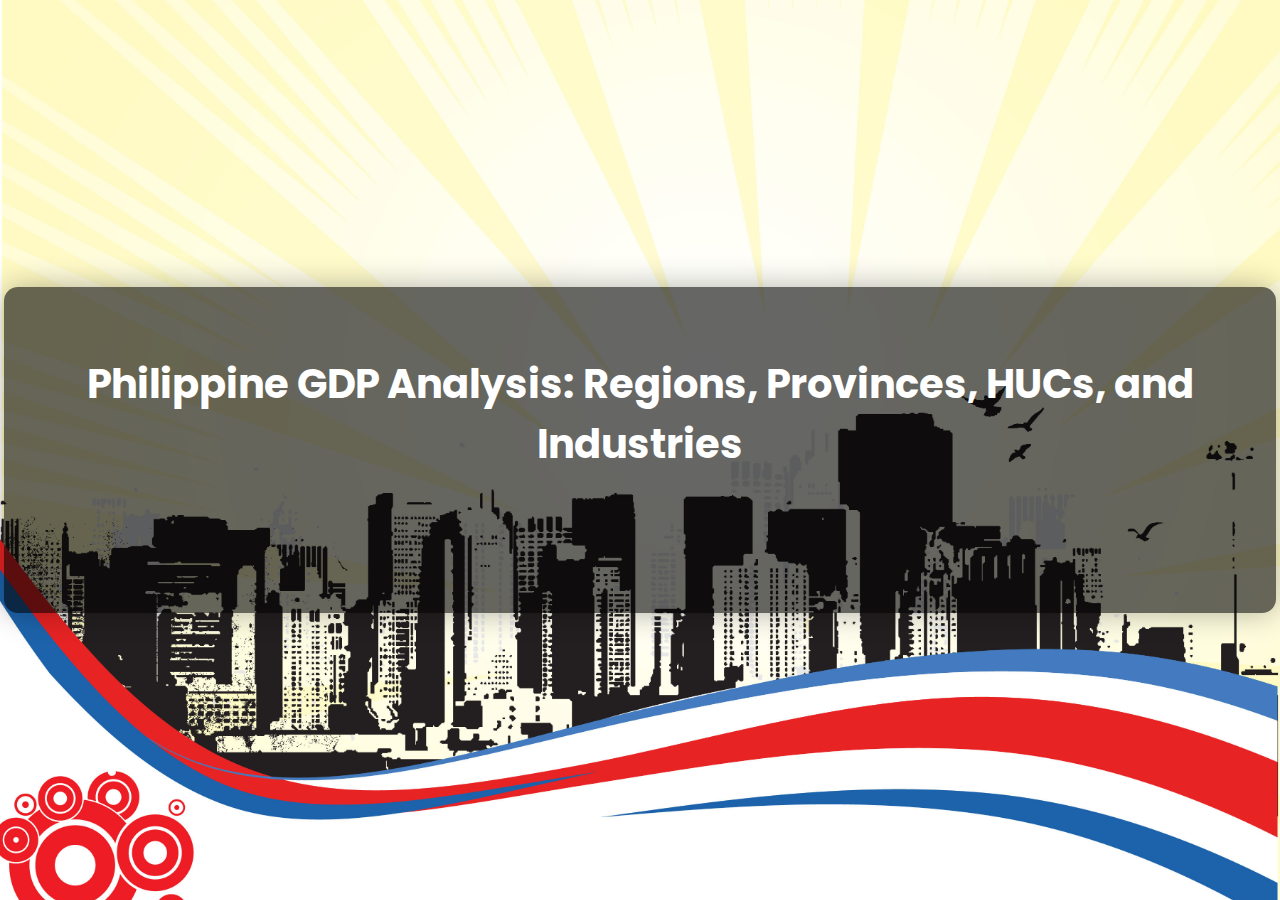
<file: index.html>
<!DOCTYPE html>
<html lang="en">
<head>
  <meta charset="UTF-8" />
  <meta name="viewport" content="width=device-width, initial-scale=1.0"/>
  <title>Philippine GDP – Home</title>

  <!-- Google Font -->
  <link href="https://fonts.googleapis.com/css2?family=Poppins:wght@400;600&display=swap" rel="stylesheet" />

  <style>
    body {
      margin: 0;
      padding: 0;
      background: url('assets/bg.jpg') no-repeat center center fixed;
      background-size: cover;
      font-family: 'Poppins', sans-serif;
      height: 100vh;
      display: flex;
      justify-content: center;
      align-items: center;
      overflow: hidden;
    }

    .overlay {
      background-color: rgba(0, 0, 0, 0.6);
      padding: 40px 60px;
      border-radius: 14px;
      text-align: center;
      color: white;
      max-width: 90%;
      box-shadow: 0 0 30px rgba(0, 0, 0, 0.3);
      animation: fadeIn 1.5s ease forwards;
    }

    .overlay h1 {
      font-size: 2.5em;
      margin-bottom: 30px;
      animation: fadeUp 1s ease forwards;
    }

    .overlay a {
      display: inline-block;
      margin: 10px 15px;
      padding: 12px 24px;
      font-size: 1em;
      text-decoration: none;
      background-color: #ffcc00;
      color: #000;
      border-radius: 6px;
      font-weight: 600;
      transition: transform 0.2s ease, box-shadow 0.2s;
    }

    .overlay a:hover {
      background-color: #e6b800;
      transform: scale(1.05);
      box-shadow: 0 0 10px rgba(255, 204, 0, 0.6);
    }

    /* Background sunburst (optional) */
    .sunburst {
      position: absolute;
      top: -100px;
      left: -100px;
      width: 400px;
      height: 400px;
      background: url('assets/sunburst.svg') no-repeat center;
      background-size: contain;
      opacity: 0.05;
      z-index: 0;
    }

    /* Fade animations */
    @keyframes fadeIn {
      from { opacity: 0; transform: scale(0.98); }
      to { opacity: 1; transform: scale(1); }
    }

    @keyframes fadeUp {
      from { opacity: 0; transform: translateY(20px); }
      to { opacity: 1; transform: translateY(0); }
    }

    @media (max-width: 600px) {
      .overlay {
        padding: 30px 20px;
      }

      .overlay h1 {
        font-size: 1.5em;
      }

      .overlay a {
        padding: 10px 16px;
        font-size: 0.9em;
      }
    }
  </style>
</head>

<body>
  <div class="overlay">
    <h1>Philippine GDP Analysis: Regions, Provinces, HUCs, and Industries</h1>
    <a href="analysis.html">📊 Go to Data Analysis</a>
    <a href="data/gdp_data.xlsx" download>📥 Download Excel Data</a>
  </div>

  <script>
    window.addEventListener('load', () => {
      document.querySelectorAll('.overlay a').forEach((btn, i) => {
        btn.style.opacity = 0;
        setTimeout(() => {
          btn.style.transition = 'opacity 0.5s ease';
          btn.style.opacity = 1;
        }, 700 + i * 300);
      });
    });
  </script>
</body>
</html>
</file>
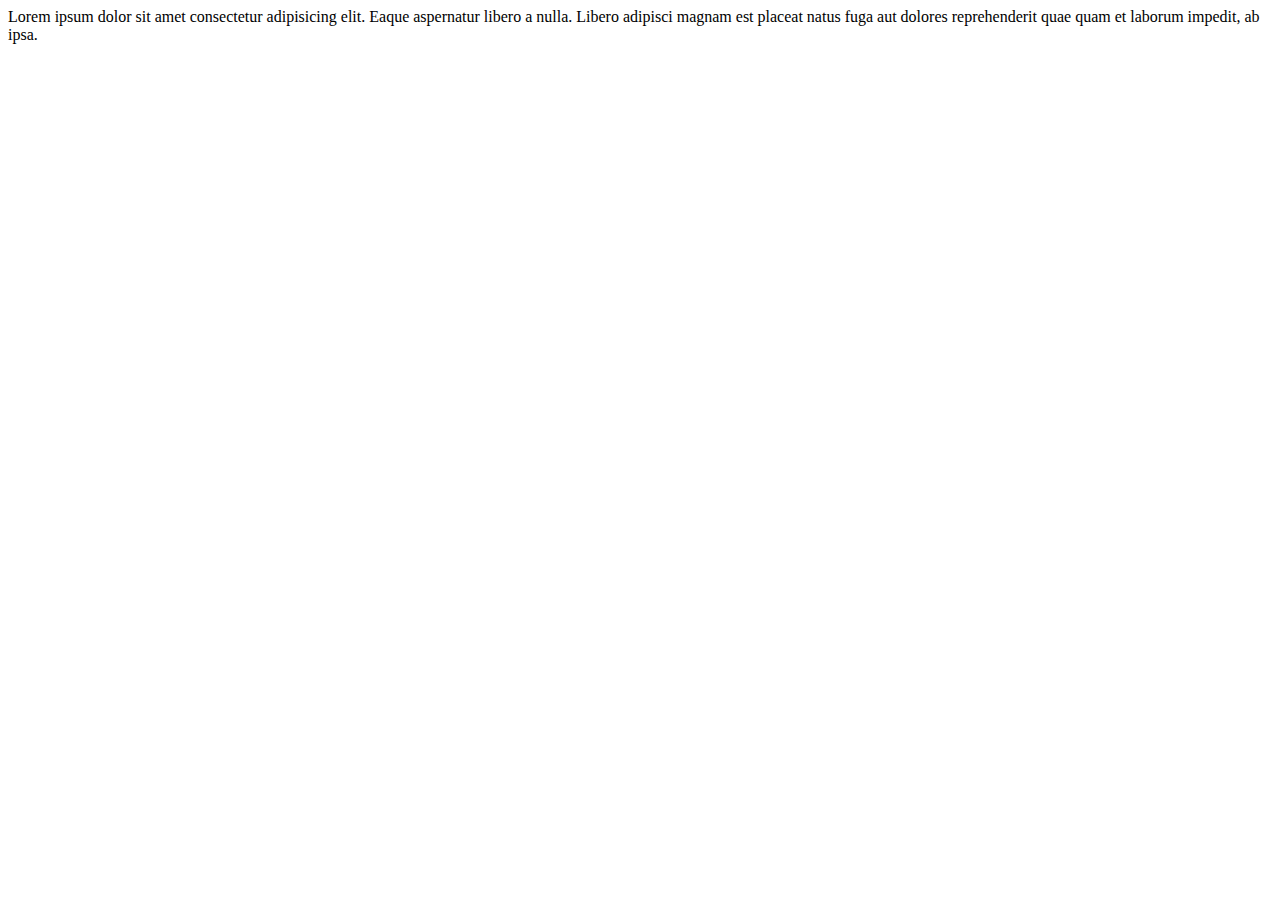
<file: web.html>
<!DOCTYPE html>
<html lang="en">
<head>
    <meta charset="UTF-8">
    <meta name="viewport" content="width=device-width, initial-scale=1.0">
    <title>EDM Project</title>
</head>
<body>
    Lorem ipsum dolor sit amet consectetur adipisicing elit. Eaque aspernatur libero a nulla. Libero adipisci magnam est placeat natus fuga aut dolores reprehenderit quae quam et laborum impedit, ab ipsa.
</body>
</html>
</file>
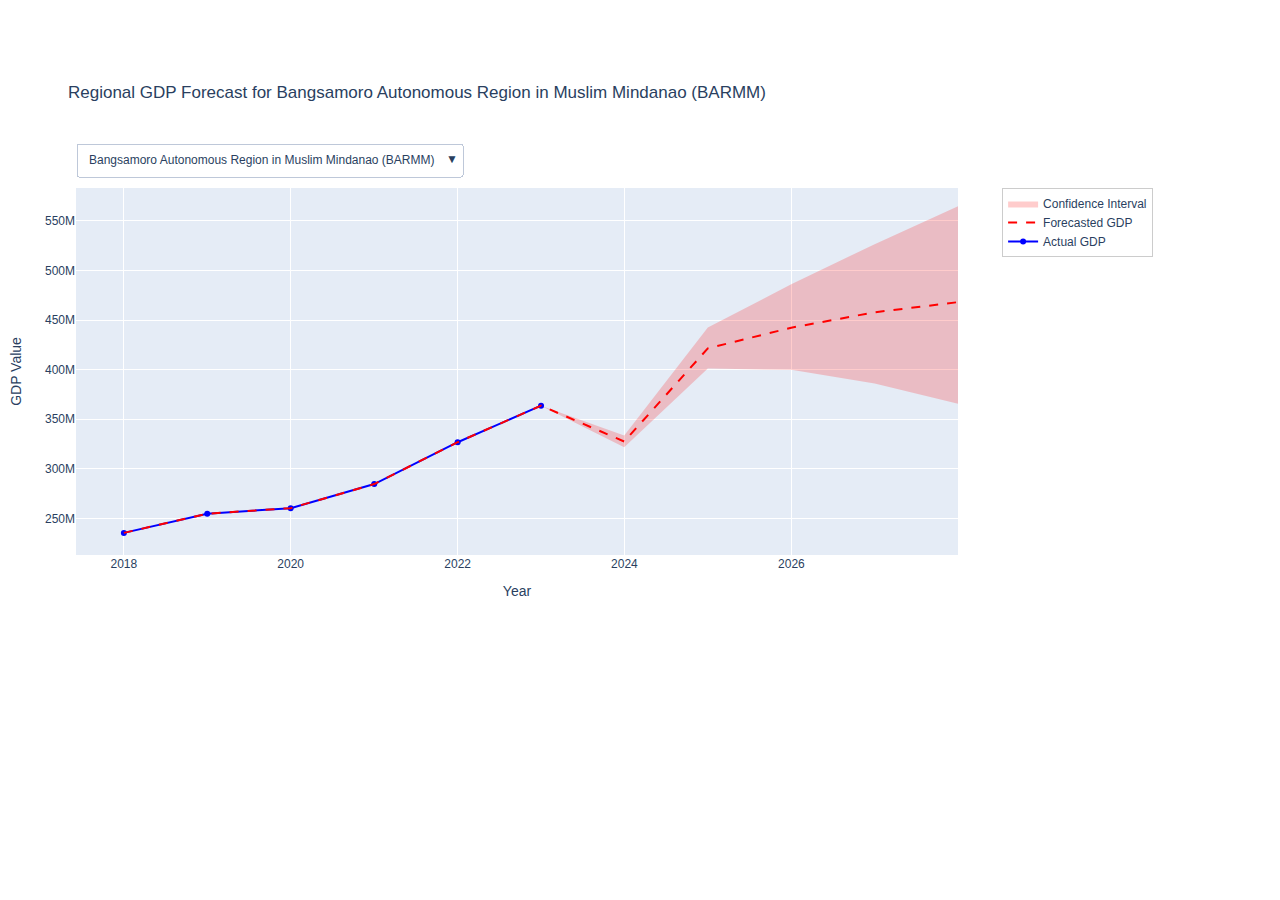
<file: plots/Forecasted Regional GDP.html>
<html>
<head><meta charset="utf-8" /></head>
<body>
    <div>                        <script type="text/javascript">window.PlotlyConfig = {MathJaxConfig: 'local'};</script>
        <script charset="utf-8" src="https://cdn.plot.ly/plotly-2.35.2.min.js"></script>                <div id="e531af21-7332-4cc8-8c88-e86095d078b8" class="plotly-graph-div" style="height:600px; width:1200px;"></div>            <script type="text/javascript">                                    window.PLOTLYENV=window.PLOTLYENV || {};                                    if (document.getElementById("e531af21-7332-4cc8-8c88-e86095d078b8")) {                    Plotly.newPlot(                        "e531af21-7332-4cc8-8c88-e86095d078b8",                        [{"line":{"color":"blue"},"mode":"lines+markers","name":"Actual GDP","showlegend":true,"visible":true,"x":["2018-01-01T00:00:00","2019-01-01T00:00:00","2020-01-01T00:00:00","2021-01-01T00:00:00","2022-01-01T00:00:00","2023-01-01T00:00:00"],"y":[235393060.32,254779370.3,260347879.0,284617149.29,326813470.26,363690662.24],"type":"scatter"},{"line":{"color":"red","dash":"dash"},"mode":"lines","name":"Forecasted GDP","showlegend":true,"visible":true,"x":["2018-01-01T00:00:00","2019-01-01T00:00:00","2020-01-01T00:00:00","2021-01-01T00:00:00","2022-01-01T00:00:00","2023-01-01T00:00:00","2023-12-31T00:00:00","2024-12-31T00:00:00","2025-12-31T00:00:00","2026-12-31T00:00:00","2027-12-31T00:00:00"],"y":[235394416.846868,254780725.82181925,260349209.20751846,284618454.353977,326814768.1815069,363691953.18619,327534849.8280698,421433307.1317071,442296108.2007905,457837064.3808837,468081950.3279338],"type":"scatter"},{"line":{"color":"rgba(255,0,0,0)"},"mode":"lines","showlegend":false,"visible":true,"x":["2018-01-01T00:00:00","2019-01-01T00:00:00","2020-01-01T00:00:00","2021-01-01T00:00:00","2022-01-01T00:00:00","2023-01-01T00:00:00","2023-12-31T00:00:00","2024-12-31T00:00:00","2025-12-31T00:00:00","2026-12-31T00:00:00","2027-12-31T00:00:00"],"y":[235394416.87191015,254780725.84653378,260349209.23190284,284618454.3784735,326814768.2074337,363691953.2112656,333675408.6437867,442389495.2465811,486101534.14206576,526538158.0688204,564656819.5440127],"type":"scatter"},{"fill":"tonexty","fillcolor":"rgba(255,0,0,0.2)","line":{"color":"rgba(255,0,0,0)"},"mode":"lines","name":"Confidence Interval","showlegend":true,"visible":true,"x":["2018-01-01T00:00:00","2019-01-01T00:00:00","2020-01-01T00:00:00","2021-01-01T00:00:00","2022-01-01T00:00:00","2023-01-01T00:00:00","2023-12-31T00:00:00","2024-12-31T00:00:00","2025-12-31T00:00:00","2026-12-31T00:00:00","2027-12-31T00:00:00"],"y":[235394416.82252026,254780725.79940486,260349209.18265557,284618454.3279923,326814768.15708584,363691953.1624231,321709252.0857907,401036218.5606378,399797515.0303505,386084222.41968745,365684934.306278],"type":"scatter"},{"line":{"color":"blue"},"mode":"lines+markers","name":"Actual GDP","showlegend":true,"visible":false,"x":["2018-01-01T00:00:00","2019-01-01T00:00:00","2020-01-01T00:00:00","2021-01-01T00:00:00","2022-01-01T00:00:00","2023-01-01T00:00:00"],"y":[308267122.29,322106087.86,295502541.77,323883881.43,366057850.99,410562373.56],"type":"scatter"},{"line":{"color":"red","dash":"dash"},"mode":"lines","name":"Forecasted GDP","showlegend":true,"visible":false,"x":["2018-01-01T00:00:00","2019-01-01T00:00:00","2020-01-01T00:00:00","2021-01-01T00:00:00","2022-01-01T00:00:00","2023-01-01T00:00:00","2023-12-31T00:00:00","2024-12-31T00:00:00","2025-12-31T00:00:00","2026-12-31T00:00:00","2027-12-31T00:00:00"],"y":[293247049.2518458,311718823.7274118,320953623.9700112,342197855.40581614,369909135.61627215,388383005.1303718,266100327.3812999,397636283.8796273,388464615.41749084,370153299.55987656,342766604.0143261],"type":"scatter"},{"line":{"color":"rgba(255,0,0,0)"},"mode":"lines","showlegend":false,"visible":false,"x":["2018-01-01T00:00:00","2019-01-01T00:00:00","2020-01-01T00:00:00","2021-01-01T00:00:00","2022-01-01T00:00:00","2023-01-01T00:00:00","2023-12-31T00:00:00","2024-12-31T00:00:00","2025-12-31T00:00:00","2026-12-31T00:00:00","2027-12-31T00:00:00"],"y":[315744935.6117337,334617652.4687197,340901996.77591455,363919893.4237181,392222580.1445276,409018830.35604686,287102590.11001736,421416223.18488127,410557330.2601588,391186815.67632836,365529764.75203055],"type":"scatter"},{"fill":"tonexty","fillcolor":"rgba(255,0,0,0.2)","line":{"color":"rgba(255,0,0,0)"},"mode":"lines","name":"Confidence Interval","showlegend":true,"visible":false,"x":["2018-01-01T00:00:00","2019-01-01T00:00:00","2020-01-01T00:00:00","2021-01-01T00:00:00","2022-01-01T00:00:00","2023-01-01T00:00:00","2023-12-31T00:00:00","2024-12-31T00:00:00","2025-12-31T00:00:00","2026-12-31T00:00:00","2027-12-31T00:00:00"],"y":[272474575.82688034,289675370.8925931,296333511.8594088,321760500.21203953,347186657.8311082,365925242.6230162,245439099.04065156,374874612.34850353,363186510.5665233,347380452.7143952,318371653.40350264],"type":"scatter"},{"line":{"color":"blue"},"mode":"lines+markers","name":"Actual GDP","showlegend":true,"visible":false,"x":["2018-01-01T00:00:00","2019-01-01T00:00:00","2020-01-01T00:00:00","2021-01-01T00:00:00","2022-01-01T00:00:00","2023-01-01T00:00:00"],"y":[370744807.97,375589553.06,342643478.40999997,382709950.16,453089928.73,472213803.77],"type":"scatter"},{"line":{"color":"red","dash":"dash"},"mode":"lines","name":"Forecasted GDP","showlegend":true,"visible":false,"x":["2018-01-01T00:00:00","2019-01-01T00:00:00","2020-01-01T00:00:00","2021-01-01T00:00:00","2022-01-01T00:00:00","2023-01-01T00:00:00","2023-12-31T00:00:00","2024-12-31T00:00:00","2025-12-31T00:00:00","2026-12-31T00:00:00","2027-12-31T00:00:00"],"y":[351433790.32452625,366777660.69464266,370832973.95028275,413122743.18455154,439764362.90855277,455109133.03017306,275021655.9796313,451960883.67781556,433543172.2853172,403979104.7447283,363354930.1871826],"type":"scatter"},{"line":{"color":"rgba(255,0,0,0)"},"mode":"lines","showlegend":false,"visible":false,"x":["2018-01-01T00:00:00","2019-01-01T00:00:00","2020-01-01T00:00:00","2021-01-01T00:00:00","2022-01-01T00:00:00","2023-01-01T00:00:00","2023-12-31T00:00:00","2024-12-31T00:00:00","2025-12-31T00:00:00","2026-12-31T00:00:00","2027-12-31T00:00:00"],"y":[378573928.3334362,395046666.44766974,398487055.823032,439237448.3357552,465560924.42713594,483306380.59501433,301647740.9192359,479305604.33662134,460348985.231727,430086325.46876156,389003266.6204654],"type":"scatter"},{"fill":"tonexty","fillcolor":"rgba(255,0,0,0.2)","line":{"color":"rgba(255,0,0,0)"},"mode":"lines","name":"Confidence Interval","showlegend":true,"visible":false,"x":["2018-01-01T00:00:00","2019-01-01T00:00:00","2020-01-01T00:00:00","2021-01-01T00:00:00","2022-01-01T00:00:00","2023-01-01T00:00:00","2023-12-31T00:00:00","2024-12-31T00:00:00","2025-12-31T00:00:00","2026-12-31T00:00:00","2027-12-31T00:00:00"],"y":[321955325.7705438,339990357.7019151,342870656.55040944,385767793.1730656,414376480.02035815,429298265.17016506,250223950.92600176,426304623.4377888,406234646.7444871,376730836.94342273,336586265.97628486],"type":"scatter"},{"line":{"color":"blue"},"mode":"lines+markers","name":"Actual GDP","showlegend":true,"visible":false,"x":["2018-01-01T00:00:00","2019-01-01T00:00:00","2020-01-01T00:00:00","2021-01-01T00:00:00","2022-01-01T00:00:00","2023-01-01T00:00:00"],"y":[5814440130.21,6294194684.58,5800819179.09,6157504617.92,6892127002.929999,7572347072.639999],"type":"scatter"},{"line":{"color":"red","dash":"dash"},"mode":"lines","name":"Forecasted GDP","showlegend":true,"visible":false,"x":["2018-01-01T00:00:00","2019-01-01T00:00:00","2020-01-01T00:00:00","2021-01-01T00:00:00","2022-01-01T00:00:00","2023-01-01T00:00:00","2023-12-31T00:00:00","2024-12-31T00:00:00","2025-12-31T00:00:00","2026-12-31T00:00:00","2027-12-31T00:00:00"],"y":[5695336397.315311,6045521293.569689,6169071592.861904,6372460414.745657,6949414156.480526,7299793728.178345,4410159934.721494,7320982366.617544,6992851192.532274,6440263582.894342,5664728006.777149],"type":"scatter"},{"line":{"color":"rgba(255,0,0,0)"},"mode":"lines","showlegend":false,"visible":false,"x":["2018-01-01T00:00:00","2019-01-01T00:00:00","2020-01-01T00:00:00","2021-01-01T00:00:00","2022-01-01T00:00:00","2023-01-01T00:00:00","2023-12-31T00:00:00","2024-12-31T00:00:00","2025-12-31T00:00:00","2026-12-31T00:00:00","2027-12-31T00:00:00"],"y":[6009070764.994143,6359534295.789001,6471854869.455252,6670189005.403228,7265119385.458542,7594022042.906341,4723447392.548563,7621296161.944874,7306002687.926156,6773954357.540671,5951794160.766762],"type":"scatter"},{"fill":"tonexty","fillcolor":"rgba(255,0,0,0.2)","line":{"color":"rgba(255,0,0,0)"},"mode":"lines","name":"Confidence Interval","showlegend":true,"visible":false,"x":["2018-01-01T00:00:00","2019-01-01T00:00:00","2020-01-01T00:00:00","2021-01-01T00:00:00","2022-01-01T00:00:00","2023-01-01T00:00:00","2023-12-31T00:00:00","2024-12-31T00:00:00","2025-12-31T00:00:00","2026-12-31T00:00:00","2027-12-31T00:00:00"],"y":[5396585107.570692,5750341599.612837,5874952733.423651,6061866194.197414,6640908865.690892,6980124351.925733,4102459600.589834,7021224772.269992,6678989473.710432,6132540809.648279,5357723431.507519],"type":"scatter"},{"line":{"color":"blue"},"mode":"lines+markers","name":"Actual GDP","showlegend":true,"visible":false,"x":["2018-01-01T00:00:00","2019-01-01T00:00:00","2020-01-01T00:00:00","2021-01-01T00:00:00","2022-01-01T00:00:00","2023-01-01T00:00:00"],"y":[587597250.76,630300658.39,597917299.51,644125310.17,729469681.41,814288142.62],"type":"scatter"},{"line":{"color":"red","dash":"dash"},"mode":"lines","name":"Forecasted GDP","showlegend":true,"visible":false,"x":["2018-01-01T00:00:00","2019-01-01T00:00:00","2020-01-01T00:00:00","2021-01-01T00:00:00","2022-01-01T00:00:00","2023-01-01T00:00:00","2023-12-31T00:00:00","2024-12-31T00:00:00","2025-12-31T00:00:00","2026-12-31T00:00:00","2027-12-31T00:00:00"],"y":[568589724.1947062,613701548.7584445,633558992.963197,667332456.0543848,737697263.5597539,782812568.395193,461894520.78195155,797319057.8095737,766832117.0935905,711339218.2950189,631010390.1330445],"type":"scatter"},{"line":{"color":"rgba(255,0,0,0)"},"mode":"lines","showlegend":false,"visible":false,"x":["2018-01-01T00:00:00","2019-01-01T00:00:00","2020-01-01T00:00:00","2021-01-01T00:00:00","2022-01-01T00:00:00","2023-01-01T00:00:00","2023-12-31T00:00:00","2024-12-31T00:00:00","2025-12-31T00:00:00","2026-12-31T00:00:00","2027-12-31T00:00:00"],"y":[600739456.691608,645370996.7400756,664585858.0811596,700515084.5377046,770578003.9674568,811123586.6805975,493552682.7668054,827237880.6579993,797528372.4343041,743721177.3307308,659806765.2875143],"type":"scatter"},{"fill":"tonexty","fillcolor":"rgba(255,0,0,0.2)","line":{"color":"rgba(255,0,0,0)"},"mode":"lines","name":"Confidence Interval","showlegend":true,"visible":false,"x":["2018-01-01T00:00:00","2019-01-01T00:00:00","2020-01-01T00:00:00","2021-01-01T00:00:00","2022-01-01T00:00:00","2023-01-01T00:00:00","2023-12-31T00:00:00","2024-12-31T00:00:00","2025-12-31T00:00:00","2026-12-31T00:00:00","2027-12-31T00:00:00"],"y":[539630651.4472373,581919453.467723,600685521.0135505,636426099.9224067,706552668.5062782,749395728.6603924,432604899.62655514,763878412.6050218,735356698.5535661,678923586.5607647,598741067.6969614],"type":"scatter"},{"line":{"color":"blue"},"mode":"lines+markers","name":"Actual GDP","showlegend":true,"visible":false,"x":["2018-01-01T00:00:00","2019-01-01T00:00:00","2020-01-01T00:00:00","2021-01-01T00:00:00","2022-01-01T00:00:00","2023-01-01T00:00:00"],"y":[385061270.61,399370781.2,367331248.19,400003437.87,455676928.15,510834729.41],"type":"scatter"},{"line":{"color":"red","dash":"dash"},"mode":"lines","name":"Forecasted GDP","showlegend":true,"visible":false,"x":["2018-01-01T00:00:00","2019-01-01T00:00:00","2020-01-01T00:00:00","2021-01-01T00:00:00","2022-01-01T00:00:00","2023-01-01T00:00:00","2023-12-31T00:00:00","2024-12-31T00:00:00","2025-12-31T00:00:00","2026-12-31T00:00:00","2027-12-31T00:00:00"],"y":[364514345.60965085,387734394.77889186,399725335.3655588,424707600.30815524,459166767.29049975,482396702.0237306,336120853.1209325,495188846.76361763,484809706.5345187,463318535.8094343,430793046.21740806],"type":"scatter"},{"line":{"color":"rgba(255,0,0,0)"},"mode":"lines","showlegend":false,"visible":false,"x":["2018-01-01T00:00:00","2019-01-01T00:00:00","2020-01-01T00:00:00","2021-01-01T00:00:00","2022-01-01T00:00:00","2023-01-01T00:00:00","2023-12-31T00:00:00","2024-12-31T00:00:00","2025-12-31T00:00:00","2026-12-31T00:00:00","2027-12-31T00:00:00"],"y":[394132852.6791103,418374446.92272097,429129588.7123009,451794930.9325447,488287107.6902573,508843552.074164,362911193.922125,524861279.4231165,515022441.35698646,492131110.76773405,458477725.6867069],"type":"scatter"},{"fill":"tonexty","fillcolor":"rgba(255,0,0,0.2)","line":{"color":"rgba(255,0,0,0)"},"mode":"lines","name":"Confidence Interval","showlegend":true,"visible":false,"x":["2018-01-01T00:00:00","2019-01-01T00:00:00","2020-01-01T00:00:00","2021-01-01T00:00:00","2022-01-01T00:00:00","2023-01-01T00:00:00","2023-12-31T00:00:00","2024-12-31T00:00:00","2025-12-31T00:00:00","2026-12-31T00:00:00","2027-12-31T00:00:00"],"y":[335807247.1859572,356386078.0400257,370756414.2326618,394746902.7845157,430008094.17996126,453628577.91714,306740127.3157661,465326168.8816595,455684765.21637964,436812340.9735866,400797092.58099514],"type":"scatter"},{"line":{"color":"blue"},"mode":"lines+markers","name":"Actual GDP","showlegend":true,"visible":false,"x":["2018-01-01T00:00:00","2019-01-01T00:00:00","2020-01-01T00:00:00","2021-01-01T00:00:00","2022-01-01T00:00:00","2023-01-01T00:00:00"],"y":[2062393875.3500001,2184815142.73,1864111181.94,2062335866.72,2367250960.2,2650681587.73],"type":"scatter"},{"line":{"color":"red","dash":"dash"},"mode":"lines","name":"Forecasted GDP","showlegend":true,"visible":false,"x":["2018-01-01T00:00:00","2019-01-01T00:00:00","2020-01-01T00:00:00","2021-01-01T00:00:00","2022-01-01T00:00:00","2023-01-01T00:00:00","2023-12-31T00:00:00","2024-12-31T00:00:00","2025-12-31T00:00:00","2026-12-31T00:00:00","2027-12-31T00:00:00"],"y":[1955487327.7160563,2052708345.4796968,2104826179.7000718,2232305213.998806,2374636547.5121017,2471857567.22167,1865136617.5498528,2531075256.8193197,2493320231.404977,2410951091.5504436,2284285847.6710315],"type":"scatter"},{"line":{"color":"rgba(255,0,0,0)"},"mode":"lines","showlegend":false,"visible":false,"x":["2018-01-01T00:00:00","2019-01-01T00:00:00","2020-01-01T00:00:00","2021-01-01T00:00:00","2022-01-01T00:00:00","2023-01-01T00:00:00","2023-12-31T00:00:00","2024-12-31T00:00:00","2025-12-31T00:00:00","2026-12-31T00:00:00","2027-12-31T00:00:00"],"y":[2163233540.6340494,2245216366.9549665,2306225250.7936873,2439252404.522129,2574052131.320179,2676876589.6699076,2060692936.074842,2725607437.2755218,2689528031.309275,2611215116.9491577,2477224235.3228636],"type":"scatter"},{"fill":"tonexty","fillcolor":"rgba(255,0,0,0.2)","line":{"color":"rgba(255,0,0,0)"},"mode":"lines","name":"Confidence Interval","showlegend":true,"visible":false,"x":["2018-01-01T00:00:00","2019-01-01T00:00:00","2020-01-01T00:00:00","2021-01-01T00:00:00","2022-01-01T00:00:00","2023-01-01T00:00:00","2023-12-31T00:00:00","2024-12-31T00:00:00","2025-12-31T00:00:00","2026-12-31T00:00:00","2027-12-31T00:00:00"],"y":[1760053045.602434,1839908009.9873798,1894156172.9718313,2045303140.9383323,2192489108.7777514,2269589025.7942867,1652787359.0683928,2310203420.5747113,2304893511.4381514,2208543954.5622916,2093345453.8728178],"type":"scatter"},{"line":{"color":"blue"},"mode":"lines+markers","name":"Actual GDP","showlegend":true,"visible":false,"x":["2018-01-01T00:00:00","2019-01-01T00:00:00","2020-01-01T00:00:00","2021-01-01T00:00:00","2022-01-01T00:00:00","2023-01-01T00:00:00"],"y":[2706994745.31,2865792547.24,2565120461.22,2785990791.61,3140377483.4,3436079160.86],"type":"scatter"},{"line":{"color":"red","dash":"dash"},"mode":"lines","name":"Forecasted GDP","showlegend":true,"visible":false,"x":["2018-01-01T00:00:00","2019-01-01T00:00:00","2020-01-01T00:00:00","2021-01-01T00:00:00","2022-01-01T00:00:00","2023-01-01T00:00:00","2023-12-31T00:00:00","2024-12-31T00:00:00","2025-12-31T00:00:00","2026-12-31T00:00:00","2027-12-31T00:00:00"],"y":[2613124457.517404,2740120707.454352,2784920622.4691057,2938913269.973005,3148121231.6855984,3275128579.525609,2147271254.7763667,3282701152.767459,3163702503.600699,2963374767.3393645,2682290225.953655],"type":"scatter"},{"line":{"color":"rgba(255,0,0,0)"},"mode":"lines","showlegend":false,"visible":false,"x":["2018-01-01T00:00:00","2019-01-01T00:00:00","2020-01-01T00:00:00","2021-01-01T00:00:00","2022-01-01T00:00:00","2023-01-01T00:00:00","2023-12-31T00:00:00","2024-12-31T00:00:00","2025-12-31T00:00:00","2026-12-31T00:00:00","2027-12-31T00:00:00"],"y":[2804079544.5633984,2923745352.828087,2977274485.342512,3113567197.973649,3321821490.9766817,3449835762.683647,2329602259.2804146,3470450890.445961,3350961827.6541643,3145980662.5843787,2866736499.33018],"type":"scatter"},{"fill":"tonexty","fillcolor":"rgba(255,0,0,0.2)","line":{"color":"rgba(255,0,0,0)"},"mode":"lines","name":"Confidence Interval","showlegend":true,"visible":false,"x":["2018-01-01T00:00:00","2019-01-01T00:00:00","2020-01-01T00:00:00","2021-01-01T00:00:00","2022-01-01T00:00:00","2023-01-01T00:00:00","2023-12-31T00:00:00","2024-12-31T00:00:00","2025-12-31T00:00:00","2026-12-31T00:00:00","2027-12-31T00:00:00"],"y":[2424961879.805639,2552595647.0117393,2600428521.4940853,2760066704.4051676,2968536134.9608574,3089142835.3369584,1981759849.8215234,3098218642.008842,2986693379.3675733,2765245012.4280457,2502527431.5516396],"type":"scatter"},{"line":{"color":"blue"},"mode":"lines+markers","name":"Actual GDP","showlegend":true,"visible":false,"x":["2018-01-01T00:00:00","2019-01-01T00:00:00","2020-01-01T00:00:00","2021-01-01T00:00:00","2022-01-01T00:00:00","2023-01-01T00:00:00"],"y":[379428020.32,399109396.67,394821669.37,428106861.34,490181435.81,531738173.51],"type":"scatter"},{"line":{"color":"red","dash":"dash"},"mode":"lines","name":"Forecasted GDP","showlegend":true,"visible":false,"x":["2018-01-01T00:00:00","2019-01-01T00:00:00","2020-01-01T00:00:00","2021-01-01T00:00:00","2022-01-01T00:00:00","2023-01-01T00:00:00","2023-12-31T00:00:00","2024-12-31T00:00:00","2025-12-31T00:00:00","2026-12-31T00:00:00","2027-12-31T00:00:00"],"y":[379421773.70811176,399103208.0670948,394815556.3564279,428100692.93941283,490175282.44251204,531732051.93605494,271909170.0934849,553239654.1111674,533251960.8980813,492869308.2286298,432209846.3513366],"type":"scatter"},{"line":{"color":"rgba(255,0,0,0)"},"mode":"lines","showlegend":false,"visible":false,"x":["2018-01-01T00:00:00","2019-01-01T00:00:00","2020-01-01T00:00:00","2021-01-01T00:00:00","2022-01-01T00:00:00","2023-01-01T00:00:00","2023-12-31T00:00:00","2024-12-31T00:00:00","2025-12-31T00:00:00","2026-12-31T00:00:00","2027-12-31T00:00:00"],"y":[379421773.7978551,399103208.16067296,394815556.4447734,428100693.0452463,490175282.53391993,531732052.0351058,277195676.4948326,570496001.7926224,566368100.1704601,547544243.4027063,510302258.45313966],"type":"scatter"},{"fill":"tonexty","fillcolor":"rgba(255,0,0,0.2)","line":{"color":"rgba(255,0,0,0)"},"mode":"lines","name":"Confidence Interval","showlegend":true,"visible":false,"x":["2018-01-01T00:00:00","2019-01-01T00:00:00","2020-01-01T00:00:00","2021-01-01T00:00:00","2022-01-01T00:00:00","2023-01-01T00:00:00","2023-12-31T00:00:00","2024-12-31T00:00:00","2025-12-31T00:00:00","2026-12-31T00:00:00","2027-12-31T00:00:00"],"y":[379421773.6120807,399103207.967029,394815556.2594006,428100692.84477603,490175282.3457728,531732051.84089816,266650809.92311686,536057943.94082123,497936041.50812835,436523538.5673159,353093813.46158946],"type":"scatter"},{"line":{"color":"blue"},"mode":"lines+markers","name":"Actual GDP","showlegend":true,"visible":false,"x":["2018-01-01T00:00:00","2019-01-01T00:00:00","2020-01-01T00:00:00","2021-01-01T00:00:00","2022-01-01T00:00:00","2023-01-01T00:00:00"],"y":[522014834.65,560835429.21,516847515.78000003,564637176.22,645781754.59,701723005.27],"type":"scatter"},{"line":{"color":"red","dash":"dash"},"mode":"lines","name":"Forecasted GDP","showlegend":true,"visible":false,"x":["2018-01-01T00:00:00","2019-01-01T00:00:00","2020-01-01T00:00:00","2021-01-01T00:00:00","2022-01-01T00:00:00","2023-01-01T00:00:00","2023-12-31T00:00:00","2024-12-31T00:00:00","2025-12-31T00:00:00","2026-12-31T00:00:00","2027-12-31T00:00:00"],"y":[507635544.41138995,540608010.3750837,551518449.9634596,589697130.0925224,644732290.6340815,677704795.9776748,375893013.59241426,677502708.3157904,644444351.2037724,589555617.1957825,512989878.8578005],"type":"scatter"},{"line":{"color":"rgba(255,0,0,0)"},"mode":"lines","showlegend":false,"visible":false,"x":["2018-01-01T00:00:00","2019-01-01T00:00:00","2020-01-01T00:00:00","2021-01-01T00:00:00","2022-01-01T00:00:00","2023-01-01T00:00:00","2023-12-31T00:00:00","2024-12-31T00:00:00","2025-12-31T00:00:00","2026-12-31T00:00:00","2027-12-31T00:00:00"],"y":[534483244.7310957,570256555.8458111,580022702.7272841,618737574.8933378,673277375.3166671,706837836.0657499,404007038.25545824,705283543.9472002,670584173.3360424,618165606.7906,541548742.1784827],"type":"scatter"},{"fill":"tonexty","fillcolor":"rgba(255,0,0,0.2)","line":{"color":"rgba(255,0,0,0)"},"mode":"lines","name":"Confidence Interval","showlegend":true,"visible":false,"x":["2018-01-01T00:00:00","2019-01-01T00:00:00","2020-01-01T00:00:00","2021-01-01T00:00:00","2022-01-01T00:00:00","2023-01-01T00:00:00","2023-12-31T00:00:00","2024-12-31T00:00:00","2025-12-31T00:00:00","2026-12-31T00:00:00","2027-12-31T00:00:00"],"y":[477874219.21451116,513310306.1576892,523344037.065158,559582911.8570709,614538096.74716,646828179.7344744,346073240.2501142,648086665.4776436,617234120.161343,560907765.121943,484404630.15248483],"type":"scatter"},{"line":{"color":"blue"},"mode":"lines+markers","name":"Actual GDP","showlegend":true,"visible":false,"x":["2018-01-01T00:00:00","2019-01-01T00:00:00","2020-01-01T00:00:00","2021-01-01T00:00:00","2022-01-01T00:00:00","2023-01-01T00:00:00"],"y":[860107768.27,919163054.67,850797186.45,937010125.5699999,1134194218.02,1244688483.08],"type":"scatter"},{"line":{"color":"red","dash":"dash"},"mode":"lines","name":"Forecasted GDP","showlegend":true,"visible":false,"x":["2018-01-01T00:00:00","2019-01-01T00:00:00","2020-01-01T00:00:00","2021-01-01T00:00:00","2022-01-01T00:00:00","2023-01-01T00:00:00","2023-12-31T00:00:00","2024-12-31T00:00:00","2025-12-31T00:00:00","2026-12-31T00:00:00","2027-12-31T00:00:00"],"y":[811825658.6962383,886392456.4326942,931984804.2439032,1011387547.8929863,1114929898.3967674,1189496723.626329,826389776.1875155,1251758421.1385093,1239606288.1962366,1198784363.6686482,1129494105.3086252],"type":"scatter"},{"line":{"color":"rgba(255,0,0,0)"},"mode":"lines","showlegend":false,"visible":false,"x":["2018-01-01T00:00:00","2019-01-01T00:00:00","2020-01-01T00:00:00","2021-01-01T00:00:00","2022-01-01T00:00:00","2023-01-01T00:00:00","2023-12-31T00:00:00","2024-12-31T00:00:00","2025-12-31T00:00:00","2026-12-31T00:00:00","2027-12-31T00:00:00"],"y":[884509057.6746968,955985977.2895497,1001125929.0035943,1083165168.9509697,1189808232.3800483,1261719539.4820096,898652082.7609626,1320600748.2075374,1313710432.1683197,1269002498.580653,1203986189.8853946],"type":"scatter"},{"fill":"tonexty","fillcolor":"rgba(255,0,0,0.2)","line":{"color":"rgba(255,0,0,0)"},"mode":"lines","name":"Confidence Interval","showlegend":true,"visible":false,"x":["2018-01-01T00:00:00","2019-01-01T00:00:00","2020-01-01T00:00:00","2021-01-01T00:00:00","2022-01-01T00:00:00","2023-01-01T00:00:00","2023-12-31T00:00:00","2024-12-31T00:00:00","2025-12-31T00:00:00","2026-12-31T00:00:00","2027-12-31T00:00:00"],"y":[737007003.0498267,816926746.5531752,859264249.4663337,942241725.4762355,1043311572.40088,1111413534.3847969,754320862.8666654,1179925669.8272138,1166862862.1622522,1127538374.479643,1057142204.2645696],"type":"scatter"},{"line":{"color":"blue"},"mode":"lines+markers","name":"Actual GDP","showlegend":true,"visible":false,"x":["2018-01-01T00:00:00","2019-01-01T00:00:00","2020-01-01T00:00:00","2021-01-01T00:00:00","2022-01-01T00:00:00","2023-01-01T00:00:00"],"y":[1180945760.96,1270612310.8700001,1170115820.42,1237764942.45,1406489639.58,1579060110.19],"type":"scatter"},{"line":{"color":"red","dash":"dash"},"mode":"lines","name":"Forecasted GDP","showlegend":true,"visible":false,"x":["2018-01-01T00:00:00","2019-01-01T00:00:00","2020-01-01T00:00:00","2021-01-01T00:00:00","2022-01-01T00:00:00","2023-01-01T00:00:00","2023-12-31T00:00:00","2024-12-31T00:00:00","2025-12-31T00:00:00","2026-12-31T00:00:00","2027-12-31T00:00:00"],"y":[1137445948.2332978,1220048125.535554,1264229717.3001988,1299481406.7548592,1420487860.062163,1503090267.2985134,1058751529.2679377,1553083483.84854,1520641181.2693748,1450128324.1449924,1341794138.6252458],"type":"scatter"},{"line":{"color":"rgba(255,0,0,0)"},"mode":"lines","showlegend":false,"visible":false,"x":["2018-01-01T00:00:00","2019-01-01T00:00:00","2020-01-01T00:00:00","2021-01-01T00:00:00","2022-01-01T00:00:00","2023-01-01T00:00:00","2023-12-31T00:00:00","2024-12-31T00:00:00","2025-12-31T00:00:00","2026-12-31T00:00:00","2027-12-31T00:00:00"],"y":[1213956721.5589447,1299724929.138757,1340521707.324203,1382495189.1349123,1496552760.9977634,1587046049.6160285,1143631685.1854942,1631207808.7108781,1599087791.817454,1532273774.1931462,1416075993.8077753],"type":"scatter"},{"fill":"tonexty","fillcolor":"rgba(255,0,0,0.2)","line":{"color":"rgba(255,0,0,0)"},"mode":"lines","name":"Confidence Interval","showlegend":true,"visible":false,"x":["2018-01-01T00:00:00","2019-01-01T00:00:00","2020-01-01T00:00:00","2021-01-01T00:00:00","2022-01-01T00:00:00","2023-01-01T00:00:00","2023-12-31T00:00:00","2024-12-31T00:00:00","2025-12-31T00:00:00","2026-12-31T00:00:00","2027-12-31T00:00:00"],"y":[1055966608.168155,1139300177.0384164,1181627764.7756655,1216807190.6310642,1339903176.5223293,1421773472.9805796,980862221.7857047,1475857923.1765847,1441341312.2693448,1372242607.4092956,1256318456.7492201],"type":"scatter"},{"line":{"color":"blue"},"mode":"lines+markers","name":"Actual GDP","showlegend":true,"visible":false,"x":["2018-01-01T00:00:00","2019-01-01T00:00:00","2020-01-01T00:00:00","2021-01-01T00:00:00","2022-01-01T00:00:00","2023-01-01T00:00:00"],"y":[444384028.78,455533642.53999996,414265871.12,450146977.4,512826609.11,568717612.77],"type":"scatter"},{"line":{"color":"red","dash":"dash"},"mode":"lines","name":"Forecasted GDP","showlegend":true,"visible":false,"x":["2018-01-01T00:00:00","2019-01-01T00:00:00","2020-01-01T00:00:00","2021-01-01T00:00:00","2022-01-01T00:00:00","2023-01-01T00:00:00","2023-12-31T00:00:00","2024-12-31T00:00:00","2025-12-31T00:00:00","2026-12-31T00:00:00","2027-12-31T00:00:00"],"y":[420099757.4833318,442178746.5706967,452087178.9832952,480331346.2845499,514586730.992635,536670054.6187356,370800256.31469476,544347630.2270937,530008157.647843,503629064.8904452,465295900.1228624],"type":"scatter"},{"line":{"color":"rgba(255,0,0,0)"},"mode":"lines","showlegend":false,"visible":false,"x":["2018-01-01T00:00:00","2019-01-01T00:00:00","2020-01-01T00:00:00","2021-01-01T00:00:00","2022-01-01T00:00:00","2023-01-01T00:00:00","2023-12-31T00:00:00","2024-12-31T00:00:00","2025-12-31T00:00:00","2026-12-31T00:00:00","2027-12-31T00:00:00"],"y":[452677466.948157,473142926.8540971,484528262.84100443,514547564.7785171,547979103.1061898,570318709.2874672,403868180.0657296,576970968.0565732,560791267.9241018,537119675.199602,498837940.65345764],"type":"scatter"},{"fill":"tonexty","fillcolor":"rgba(255,0,0,0.2)","line":{"color":"rgba(255,0,0,0)"},"mode":"lines","name":"Confidence Interval","showlegend":true,"visible":false,"x":["2018-01-01T00:00:00","2019-01-01T00:00:00","2020-01-01T00:00:00","2021-01-01T00:00:00","2022-01-01T00:00:00","2023-01-01T00:00:00","2023-12-31T00:00:00","2024-12-31T00:00:00","2025-12-31T00:00:00","2026-12-31T00:00:00","2027-12-31T00:00:00"],"y":[386535535.0157137,407508324.0531928,417773062.04384613,447667042.35089415,479877835.7771558,504310959.9010403,338863184.9428553,511898736.77097946,496412826.22258765,472330186.75940794,432002552.3256056],"type":"scatter"},{"line":{"color":"blue"},"mode":"lines+markers","name":"Actual GDP","showlegend":true,"visible":false,"x":["2018-01-01T00:00:00","2019-01-01T00:00:00","2020-01-01T00:00:00","2021-01-01T00:00:00","2022-01-01T00:00:00","2023-01-01T00:00:00"],"y":[821122014.51,885223985.43,860415356.71,948892065.0600001,1070791029.11,1180098637.73],"type":"scatter"},{"line":{"color":"red","dash":"dash"},"mode":"lines","name":"Forecasted GDP","showlegend":true,"visible":false,"x":["2018-01-01T00:00:00","2019-01-01T00:00:00","2020-01-01T00:00:00","2021-01-01T00:00:00","2022-01-01T00:00:00","2023-01-01T00:00:00","2023-12-31T00:00:00","2024-12-31T00:00:00","2025-12-31T00:00:00","2026-12-31T00:00:00","2027-12-31T00:00:00"],"y":[823982632.0194902,871755056.3566341,870943889.6741588,946704986.5343113,1082773815.6835399,1170281976.3345945,543133497.6746037,1199609156.456253,1141635901.672351,1035517100.3311222,881566919.4052379],"type":"scatter"},{"line":{"color":"rgba(255,0,0,0)"},"mode":"lines","showlegend":false,"visible":false,"x":["2018-01-01T00:00:00","2019-01-01T00:00:00","2020-01-01T00:00:00","2021-01-01T00:00:00","2022-01-01T00:00:00","2023-01-01T00:00:00","2023-12-31T00:00:00","2024-12-31T00:00:00","2025-12-31T00:00:00","2026-12-31T00:00:00","2027-12-31T00:00:00"],"y":[835639469.8147297,883541285.4048452,882914247.5667306,958559244.6733247,1095220327.7933295,1181690404.6216524,558574714.427769,1225067446.5003736,1189308394.9564333,1109908726.744606,983344412.0612644],"type":"scatter"},{"fill":"tonexty","fillcolor":"rgba(255,0,0,0.2)","line":{"color":"rgba(255,0,0,0)"},"mode":"lines","name":"Confidence Interval","showlegend":true,"visible":false,"x":["2018-01-01T00:00:00","2019-01-01T00:00:00","2020-01-01T00:00:00","2021-01-01T00:00:00","2022-01-01T00:00:00","2023-01-01T00:00:00","2023-12-31T00:00:00","2024-12-31T00:00:00","2025-12-31T00:00:00","2026-12-31T00:00:00","2027-12-31T00:00:00"],"y":[811460777.5081204,859628463.1698996,858908238.5336713,933557270.7057955,1070421224.3827205,1157683418.0056424,529222014.1586932,1172709167.2260191,1093404861.2223382,963734330.4298158,773238634.059448],"type":"scatter"},{"line":{"color":"blue"},"mode":"lines+markers","name":"Actual GDP","showlegend":true,"visible":false,"x":["2018-01-01T00:00:00","2019-01-01T00:00:00","2020-01-01T00:00:00","2021-01-01T00:00:00","2022-01-01T00:00:00","2023-01-01T00:00:00"],"y":[841429224.97,922613762.57,890607548.49,967140486.63,1096004125.0,1255053913.65],"type":"scatter"},{"line":{"color":"red","dash":"dash"},"mode":"lines","name":"Forecasted GDP","showlegend":true,"visible":false,"x":["2018-01-01T00:00:00","2019-01-01T00:00:00","2020-01-01T00:00:00","2021-01-01T00:00:00","2022-01-01T00:00:00","2023-01-01T00:00:00","2023-12-31T00:00:00","2024-12-31T00:00:00","2025-12-31T00:00:00","2026-12-31T00:00:00","2027-12-31T00:00:00"],"y":[812341175.9334583,896545825.1506743,945747943.4372344,998375288.0602648,1117687372.4312043,1202009136.7490275,794823129.6404884,1265693684.1288404,1245214456.8117387,1190060621.537763,1100462393.9577932],"type":"scatter"},{"line":{"color":"rgba(255,0,0,0)"},"mode":"lines","showlegend":false,"visible":false,"x":["2018-01-01T00:00:00","2019-01-01T00:00:00","2020-01-01T00:00:00","2021-01-01T00:00:00","2022-01-01T00:00:00","2023-01-01T00:00:00","2023-12-31T00:00:00","2024-12-31T00:00:00","2025-12-31T00:00:00","2026-12-31T00:00:00","2027-12-31T00:00:00"],"y":[864192021.9521945,946593481.740875,998295815.4370344,1048091529.6509199,1167823405.3003473,1253749213.8286364,844314505.0298301,1315333829.388267,1293650162.100564,1237267454.9902894,1150561575.6821415],"type":"scatter"},{"fill":"tonexty","fillcolor":"rgba(255,0,0,0.2)","line":{"color":"rgba(255,0,0,0)"},"mode":"lines","name":"Confidence Interval","showlegend":true,"visible":false,"x":["2018-01-01T00:00:00","2019-01-01T00:00:00","2020-01-01T00:00:00","2021-01-01T00:00:00","2022-01-01T00:00:00","2023-01-01T00:00:00","2023-12-31T00:00:00","2024-12-31T00:00:00","2025-12-31T00:00:00","2026-12-31T00:00:00","2027-12-31T00:00:00"],"y":[765321239.2730545,851669993.9691128,895501455.952504,949576934.075894,1069051927.6492971,1152633457.02674,748272404.411251,1218757481.420869,1195289362.0311081,1140989316.5406747,1047772762.1292316],"type":"scatter"},{"line":{"color":"blue"},"mode":"lines+markers","name":"Actual GDP","showlegend":true,"visible":false,"x":["2018-01-01T00:00:00","2019-01-01T00:00:00","2020-01-01T00:00:00","2021-01-01T00:00:00","2022-01-01T00:00:00","2023-01-01T00:00:00"],"y":[454304548.69,474892618.0,467334770.58,503888631.02,564300354.62,620379068.99],"type":"scatter"},{"line":{"color":"red","dash":"dash"},"mode":"lines","name":"Forecasted GDP","showlegend":true,"visible":false,"x":["2018-01-01T00:00:00","2019-01-01T00:00:00","2020-01-01T00:00:00","2021-01-01T00:00:00","2022-01-01T00:00:00","2023-01-01T00:00:00","2023-12-31T00:00:00","2024-12-31T00:00:00","2025-12-31T00:00:00","2026-12-31T00:00:00","2027-12-31T00:00:00"],"y":[454302041.27354693,474889976.23793054,467331939.5602021,503886152.9991534,564297695.164576,620376234.4590704,575014672.2972577,719349059.5340407,762168727.6635017,800506346.2481036,834343014.0033259],"type":"scatter"},{"line":{"color":"rgba(255,0,0,0)"},"mode":"lines","showlegend":false,"visible":false,"x":["2018-01-01T00:00:00","2019-01-01T00:00:00","2020-01-01T00:00:00","2021-01-01T00:00:00","2022-01-01T00:00:00","2023-01-01T00:00:00","2023-12-31T00:00:00","2024-12-31T00:00:00","2025-12-31T00:00:00","2026-12-31T00:00:00","2027-12-31T00:00:00"],"y":[454302041.28487533,474889976.24978024,467331939.5733595,503886153.011047,564297695.1772087,620376234.4711155,590516382.9429022,770361999.2960366,855915014.1067239,957980059.9773144,1055399736.7292497],"type":"scatter"},{"fill":"tonexty","fillcolor":"rgba(255,0,0,0.2)","line":{"color":"rgba(255,0,0,0)"},"mode":"lines","name":"Confidence Interval","showlegend":true,"visible":false,"x":["2018-01-01T00:00:00","2019-01-01T00:00:00","2020-01-01T00:00:00","2021-01-01T00:00:00","2022-01-01T00:00:00","2023-01-01T00:00:00","2023-12-31T00:00:00","2024-12-31T00:00:00","2025-12-31T00:00:00","2026-12-31T00:00:00","2027-12-31T00:00:00"],"y":[454302041.2611083,474889976.22507197,467331939.5472386,503886152.9870086,564297695.15178,620376234.4473631,559202877.3284467,671436894.9319913,660001642.2802258,644089851.8734038,601087848.6024032],"type":"scatter"},{"line":{"color":"blue"},"mode":"lines+markers","name":"Actual GDP","showlegend":true,"visible":false,"x":["2018-01-01T00:00:00","2019-01-01T00:00:00","2020-01-01T00:00:00","2021-01-01T00:00:00","2022-01-01T00:00:00","2023-01-01T00:00:00"],"y":[290561794.18,302930146.37,292574562.0,331856215.29,376843865.65,406454861.09000003],"type":"scatter"},{"line":{"color":"red","dash":"dash"},"mode":"lines","name":"Forecasted GDP","showlegend":true,"visible":false,"x":["2018-01-01T00:00:00","2019-01-01T00:00:00","2020-01-01T00:00:00","2021-01-01T00:00:00","2022-01-01T00:00:00","2023-01-01T00:00:00","2023-12-31T00:00:00","2024-12-31T00:00:00","2025-12-31T00:00:00","2026-12-31T00:00:00","2027-12-31T00:00:00"],"y":[290553038.0856247,302921353.1191611,292565737.8141384,331847360.9886062,376834932.75936747,406445857.65735936,180162824.82368875,419550901.5009675,403113685.23543215,371437053.50132084,324617147.34190917],"type":"scatter"},{"line":{"color":"rgba(255,0,0,0)"},"mode":"lines","showlegend":false,"visible":false,"x":["2018-01-01T00:00:00","2019-01-01T00:00:00","2020-01-01T00:00:00","2021-01-01T00:00:00","2022-01-01T00:00:00","2023-01-01T00:00:00","2023-12-31T00:00:00","2024-12-31T00:00:00","2025-12-31T00:00:00","2026-12-31T00:00:00","2027-12-31T00:00:00"],"y":[290553038.1580511,302921353.1906802,292565737.8921744,331847361.06473583,376834932.82627696,406445857.72826487,186384325.6928331,441237466.9948557,443853709.95015424,438462763.9529368,420315631.25376517],"type":"scatter"},{"fill":"tonexty","fillcolor":"rgba(255,0,0,0.2)","line":{"color":"rgba(255,0,0,0)"},"mode":"lines","name":"Confidence Interval","showlegend":true,"visible":false,"x":["2018-01-01T00:00:00","2019-01-01T00:00:00","2020-01-01T00:00:00","2021-01-01T00:00:00","2022-01-01T00:00:00","2023-01-01T00:00:00","2023-12-31T00:00:00","2024-12-31T00:00:00","2025-12-31T00:00:00","2026-12-31T00:00:00","2027-12-31T00:00:00"],"y":[290553038.0129617,302921353.04937994,292565737.7446931,331847360.91661847,376834932.689021,406445857.5870415,174084436.3765915,398441730.3551766,363154719.17349637,309185007.66846377,233856145.81139046],"type":"scatter"}],                        {"template":{"data":{"histogram2dcontour":[{"type":"histogram2dcontour","colorbar":{"outlinewidth":0,"ticks":""},"colorscale":[[0.0,"#0d0887"],[0.1111111111111111,"#46039f"],[0.2222222222222222,"#7201a8"],[0.3333333333333333,"#9c179e"],[0.4444444444444444,"#bd3786"],[0.5555555555555556,"#d8576b"],[0.6666666666666666,"#ed7953"],[0.7777777777777778,"#fb9f3a"],[0.8888888888888888,"#fdca26"],[1.0,"#f0f921"]]}],"choropleth":[{"type":"choropleth","colorbar":{"outlinewidth":0,"ticks":""}}],"histogram2d":[{"type":"histogram2d","colorbar":{"outlinewidth":0,"ticks":""},"colorscale":[[0.0,"#0d0887"],[0.1111111111111111,"#46039f"],[0.2222222222222222,"#7201a8"],[0.3333333333333333,"#9c179e"],[0.4444444444444444,"#bd3786"],[0.5555555555555556,"#d8576b"],[0.6666666666666666,"#ed7953"],[0.7777777777777778,"#fb9f3a"],[0.8888888888888888,"#fdca26"],[1.0,"#f0f921"]]}],"heatmap":[{"type":"heatmap","colorbar":{"outlinewidth":0,"ticks":""},"colorscale":[[0.0,"#0d0887"],[0.1111111111111111,"#46039f"],[0.2222222222222222,"#7201a8"],[0.3333333333333333,"#9c179e"],[0.4444444444444444,"#bd3786"],[0.5555555555555556,"#d8576b"],[0.6666666666666666,"#ed7953"],[0.7777777777777778,"#fb9f3a"],[0.8888888888888888,"#fdca26"],[1.0,"#f0f921"]]}],"heatmapgl":[{"type":"heatmapgl","colorbar":{"outlinewidth":0,"ticks":""},"colorscale":[[0.0,"#0d0887"],[0.1111111111111111,"#46039f"],[0.2222222222222222,"#7201a8"],[0.3333333333333333,"#9c179e"],[0.4444444444444444,"#bd3786"],[0.5555555555555556,"#d8576b"],[0.6666666666666666,"#ed7953"],[0.7777777777777778,"#fb9f3a"],[0.8888888888888888,"#fdca26"],[1.0,"#f0f921"]]}],"contourcarpet":[{"type":"contourcarpet","colorbar":{"outlinewidth":0,"ticks":""}}],"contour":[{"type":"contour","colorbar":{"outlinewidth":0,"ticks":""},"colorscale":[[0.0,"#0d0887"],[0.1111111111111111,"#46039f"],[0.2222222222222222,"#7201a8"],[0.3333333333333333,"#9c179e"],[0.4444444444444444,"#bd3786"],[0.5555555555555556,"#d8576b"],[0.6666666666666666,"#ed7953"],[0.7777777777777778,"#fb9f3a"],[0.8888888888888888,"#fdca26"],[1.0,"#f0f921"]]}],"surface":[{"type":"surface","colorbar":{"outlinewidth":0,"ticks":""},"colorscale":[[0.0,"#0d0887"],[0.1111111111111111,"#46039f"],[0.2222222222222222,"#7201a8"],[0.3333333333333333,"#9c179e"],[0.4444444444444444,"#bd3786"],[0.5555555555555556,"#d8576b"],[0.6666666666666666,"#ed7953"],[0.7777777777777778,"#fb9f3a"],[0.8888888888888888,"#fdca26"],[1.0,"#f0f921"]]}],"mesh3d":[{"type":"mesh3d","colorbar":{"outlinewidth":0,"ticks":""}}],"scatter":[{"fillpattern":{"fillmode":"overlay","size":10,"solidity":0.2},"type":"scatter"}],"parcoords":[{"type":"parcoords","line":{"colorbar":{"outlinewidth":0,"ticks":""}}}],"scatterpolargl":[{"type":"scatterpolargl","marker":{"colorbar":{"outlinewidth":0,"ticks":""}}}],"bar":[{"error_x":{"color":"#2a3f5f"},"error_y":{"color":"#2a3f5f"},"marker":{"line":{"color":"#E5ECF6","width":0.5},"pattern":{"fillmode":"overlay","size":10,"solidity":0.2}},"type":"bar"}],"scattergeo":[{"type":"scattergeo","marker":{"colorbar":{"outlinewidth":0,"ticks":""}}}],"scatterpolar":[{"type":"scatterpolar","marker":{"colorbar":{"outlinewidth":0,"ticks":""}}}],"histogram":[{"marker":{"pattern":{"fillmode":"overlay","size":10,"solidity":0.2}},"type":"histogram"}],"scattergl":[{"type":"scattergl","marker":{"colorbar":{"outlinewidth":0,"ticks":""}}}],"scatter3d":[{"type":"scatter3d","line":{"colorbar":{"outlinewidth":0,"ticks":""}},"marker":{"colorbar":{"outlinewidth":0,"ticks":""}}}],"scattermapbox":[{"type":"scattermapbox","marker":{"colorbar":{"outlinewidth":0,"ticks":""}}}],"scatterternary":[{"type":"scatterternary","marker":{"colorbar":{"outlinewidth":0,"ticks":""}}}],"scattercarpet":[{"type":"scattercarpet","marker":{"colorbar":{"outlinewidth":0,"ticks":""}}}],"carpet":[{"aaxis":{"endlinecolor":"#2a3f5f","gridcolor":"white","linecolor":"white","minorgridcolor":"white","startlinecolor":"#2a3f5f"},"baxis":{"endlinecolor":"#2a3f5f","gridcolor":"white","linecolor":"white","minorgridcolor":"white","startlinecolor":"#2a3f5f"},"type":"carpet"}],"table":[{"cells":{"fill":{"color":"#EBF0F8"},"line":{"color":"white"}},"header":{"fill":{"color":"#C8D4E3"},"line":{"color":"white"}},"type":"table"}],"barpolar":[{"marker":{"line":{"color":"#E5ECF6","width":0.5},"pattern":{"fillmode":"overlay","size":10,"solidity":0.2}},"type":"barpolar"}],"pie":[{"automargin":true,"type":"pie"}]},"layout":{"autotypenumbers":"strict","colorway":["#636efa","#EF553B","#00cc96","#ab63fa","#FFA15A","#19d3f3","#FF6692","#B6E880","#FF97FF","#FECB52"],"font":{"color":"#2a3f5f"},"hovermode":"closest","hoverlabel":{"align":"left"},"paper_bgcolor":"white","plot_bgcolor":"#E5ECF6","polar":{"bgcolor":"#E5ECF6","angularaxis":{"gridcolor":"white","linecolor":"white","ticks":""},"radialaxis":{"gridcolor":"white","linecolor":"white","ticks":""}},"ternary":{"bgcolor":"#E5ECF6","aaxis":{"gridcolor":"white","linecolor":"white","ticks":""},"baxis":{"gridcolor":"white","linecolor":"white","ticks":""},"caxis":{"gridcolor":"white","linecolor":"white","ticks":""}},"coloraxis":{"colorbar":{"outlinewidth":0,"ticks":""}},"colorscale":{"sequential":[[0.0,"#0d0887"],[0.1111111111111111,"#46039f"],[0.2222222222222222,"#7201a8"],[0.3333333333333333,"#9c179e"],[0.4444444444444444,"#bd3786"],[0.5555555555555556,"#d8576b"],[0.6666666666666666,"#ed7953"],[0.7777777777777778,"#fb9f3a"],[0.8888888888888888,"#fdca26"],[1.0,"#f0f921"]],"sequentialminus":[[0.0,"#0d0887"],[0.1111111111111111,"#46039f"],[0.2222222222222222,"#7201a8"],[0.3333333333333333,"#9c179e"],[0.4444444444444444,"#bd3786"],[0.5555555555555556,"#d8576b"],[0.6666666666666666,"#ed7953"],[0.7777777777777778,"#fb9f3a"],[0.8888888888888888,"#fdca26"],[1.0,"#f0f921"]],"diverging":[[0,"#8e0152"],[0.1,"#c51b7d"],[0.2,"#de77ae"],[0.3,"#f1b6da"],[0.4,"#fde0ef"],[0.5,"#f7f7f7"],[0.6,"#e6f5d0"],[0.7,"#b8e186"],[0.8,"#7fbc41"],[0.9,"#4d9221"],[1,"#276419"]]},"xaxis":{"gridcolor":"white","linecolor":"white","ticks":"","title":{"standoff":15},"zerolinecolor":"white","automargin":true,"zerolinewidth":2},"yaxis":{"gridcolor":"white","linecolor":"white","ticks":"","title":{"standoff":15},"zerolinecolor":"white","automargin":true,"zerolinewidth":2},"scene":{"xaxis":{"backgroundcolor":"#E5ECF6","gridcolor":"white","linecolor":"white","showbackground":true,"ticks":"","zerolinecolor":"white","gridwidth":2},"yaxis":{"backgroundcolor":"#E5ECF6","gridcolor":"white","linecolor":"white","showbackground":true,"ticks":"","zerolinecolor":"white","gridwidth":2},"zaxis":{"backgroundcolor":"#E5ECF6","gridcolor":"white","linecolor":"white","showbackground":true,"ticks":"","zerolinecolor":"white","gridwidth":2}},"shapedefaults":{"line":{"color":"#2a3f5f"}},"annotationdefaults":{"arrowcolor":"#2a3f5f","arrowhead":0,"arrowwidth":1},"geo":{"bgcolor":"white","landcolor":"#E5ECF6","subunitcolor":"white","showland":true,"showlakes":true,"lakecolor":"white"},"title":{"x":0.05},"mapbox":{"style":"light"}}},"title":{"text":"Regional GDP Forecast for Bangsamoro Autonomous Region in Muslim Mindanao (BARMM)"},"margin":{"l":50,"r":250,"t":180,"b":50},"legend":{"x":1.05,"y":1,"xanchor":"left","yanchor":"top","bgcolor":"rgba(255,255,255,0.7)","bordercolor":"rgba(0,0,0,0.2)","borderwidth":1},"updatemenus":[{"active":0,"buttons":[{"args":[{"visible":[true,true,true,true,false,false,false,false,false,false,false,false,false,false,false,false,false,false,false,false,false,false,false,false,false,false,false,false,false,false,false,false,false,false,false,false,false,false,false,false,false,false,false,false,false,false,false,false,false,false,false,false,false,false,false,false,false,false,false,false,false,false,false,false,false,false,false,false]},{"title":"Regional GDP Forecast for Bangsamoro Autonomous Region in Muslim Mindanao (BARMM)"}],"label":"Bangsamoro Autonomous Region in Muslim Mindanao (BARMM)","method":"update"},{"args":[{"visible":[false,false,false,false,true,true,true,true,false,false,false,false,false,false,false,false,false,false,false,false,false,false,false,false,false,false,false,false,false,false,false,false,false,false,false,false,false,false,false,false,false,false,false,false,false,false,false,false,false,false,false,false,false,false,false,false,false,false,false,false,false,false,false,false,false,false,false,false]},{"title":"Regional GDP Forecast for Cordillera Administrative Region (CAR)"}],"label":"Cordillera Administrative Region (CAR)","method":"update"},{"args":[{"visible":[false,false,false,false,false,false,false,false,true,true,true,true,false,false,false,false,false,false,false,false,false,false,false,false,false,false,false,false,false,false,false,false,false,false,false,false,false,false,false,false,false,false,false,false,false,false,false,false,false,false,false,false,false,false,false,false,false,false,false,false,false,false,false,false,false,false,false,false]},{"title":"Regional GDP Forecast for MIMAROPA Region"}],"label":"MIMAROPA Region","method":"update"},{"args":[{"visible":[false,false,false,false,false,false,false,false,false,false,false,false,true,true,true,true,false,false,false,false,false,false,false,false,false,false,false,false,false,false,false,false,false,false,false,false,false,false,false,false,false,false,false,false,false,false,false,false,false,false,false,false,false,false,false,false,false,false,false,false,false,false,false,false,false,false,false,false]},{"title":"Regional GDP Forecast for National Capital Region (NCR)"}],"label":"National Capital Region (NCR)","method":"update"},{"args":[{"visible":[false,false,false,false,false,false,false,false,false,false,false,false,false,false,false,false,true,true,true,true,false,false,false,false,false,false,false,false,false,false,false,false,false,false,false,false,false,false,false,false,false,false,false,false,false,false,false,false,false,false,false,false,false,false,false,false,false,false,false,false,false,false,false,false,false,false,false,false]},{"title":"Regional GDP Forecast for Region I (Ilocos Region)"}],"label":"Region I (Ilocos Region)","method":"update"},{"args":[{"visible":[false,false,false,false,false,false,false,false,false,false,false,false,false,false,false,false,false,false,false,false,true,true,true,true,false,false,false,false,false,false,false,false,false,false,false,false,false,false,false,false,false,false,false,false,false,false,false,false,false,false,false,false,false,false,false,false,false,false,false,false,false,false,false,false,false,false,false,false]},{"title":"Regional GDP Forecast for Region II (Cagayan Valley)"}],"label":"Region II (Cagayan Valley)","method":"update"},{"args":[{"visible":[false,false,false,false,false,false,false,false,false,false,false,false,false,false,false,false,false,false,false,false,false,false,false,false,true,true,true,true,false,false,false,false,false,false,false,false,false,false,false,false,false,false,false,false,false,false,false,false,false,false,false,false,false,false,false,false,false,false,false,false,false,false,false,false,false,false,false,false]},{"title":"Regional GDP Forecast for Region III (Central Luzon)"}],"label":"Region III (Central Luzon)","method":"update"},{"args":[{"visible":[false,false,false,false,false,false,false,false,false,false,false,false,false,false,false,false,false,false,false,false,false,false,false,false,false,false,false,false,true,true,true,true,false,false,false,false,false,false,false,false,false,false,false,false,false,false,false,false,false,false,false,false,false,false,false,false,false,false,false,false,false,false,false,false,false,false,false,false]},{"title":"Regional GDP Forecast for Region IV-A (CALABARZON)"}],"label":"Region IV-A (CALABARZON)","method":"update"},{"args":[{"visible":[false,false,false,false,false,false,false,false,false,false,false,false,false,false,false,false,false,false,false,false,false,false,false,false,false,false,false,false,false,false,false,false,true,true,true,true,false,false,false,false,false,false,false,false,false,false,false,false,false,false,false,false,false,false,false,false,false,false,false,false,false,false,false,false,false,false,false,false]},{"title":"Regional GDP Forecast for Region IX (Zamboanga Peninsula)"}],"label":"Region IX (Zamboanga Peninsula)","method":"update"},{"args":[{"visible":[false,false,false,false,false,false,false,false,false,false,false,false,false,false,false,false,false,false,false,false,false,false,false,false,false,false,false,false,false,false,false,false,false,false,false,false,true,true,true,true,false,false,false,false,false,false,false,false,false,false,false,false,false,false,false,false,false,false,false,false,false,false,false,false,false,false,false,false]},{"title":"Regional GDP Forecast for Region V (Bicol Region)"}],"label":"Region V (Bicol Region)","method":"update"},{"args":[{"visible":[false,false,false,false,false,false,false,false,false,false,false,false,false,false,false,false,false,false,false,false,false,false,false,false,false,false,false,false,false,false,false,false,false,false,false,false,false,false,false,false,true,true,true,true,false,false,false,false,false,false,false,false,false,false,false,false,false,false,false,false,false,false,false,false,false,false,false,false]},{"title":"Regional GDP Forecast for Region VI (Western Visayas)"}],"label":"Region VI (Western Visayas)","method":"update"},{"args":[{"visible":[false,false,false,false,false,false,false,false,false,false,false,false,false,false,false,false,false,false,false,false,false,false,false,false,false,false,false,false,false,false,false,false,false,false,false,false,false,false,false,false,false,false,false,false,true,true,true,true,false,false,false,false,false,false,false,false,false,false,false,false,false,false,false,false,false,false,false,false]},{"title":"Regional GDP Forecast for Region VII (Central Visayas)"}],"label":"Region VII (Central Visayas)","method":"update"},{"args":[{"visible":[false,false,false,false,false,false,false,false,false,false,false,false,false,false,false,false,false,false,false,false,false,false,false,false,false,false,false,false,false,false,false,false,false,false,false,false,false,false,false,false,false,false,false,false,false,false,false,false,true,true,true,true,false,false,false,false,false,false,false,false,false,false,false,false,false,false,false,false]},{"title":"Regional GDP Forecast for Region VIII (Eastern Visayas)"}],"label":"Region VIII (Eastern Visayas)","method":"update"},{"args":[{"visible":[false,false,false,false,false,false,false,false,false,false,false,false,false,false,false,false,false,false,false,false,false,false,false,false,false,false,false,false,false,false,false,false,false,false,false,false,false,false,false,false,false,false,false,false,false,false,false,false,false,false,false,false,true,true,true,true,false,false,false,false,false,false,false,false,false,false,false,false]},{"title":"Regional GDP Forecast for Region X (Northern Mindanao)"}],"label":"Region X (Northern Mindanao)","method":"update"},{"args":[{"visible":[false,false,false,false,false,false,false,false,false,false,false,false,false,false,false,false,false,false,false,false,false,false,false,false,false,false,false,false,false,false,false,false,false,false,false,false,false,false,false,false,false,false,false,false,false,false,false,false,false,false,false,false,false,false,false,false,true,true,true,true,false,false,false,false,false,false,false,false]},{"title":"Regional GDP Forecast for Region XI (Davao Region)"}],"label":"Region XI (Davao Region)","method":"update"},{"args":[{"visible":[false,false,false,false,false,false,false,false,false,false,false,false,false,false,false,false,false,false,false,false,false,false,false,false,false,false,false,false,false,false,false,false,false,false,false,false,false,false,false,false,false,false,false,false,false,false,false,false,false,false,false,false,false,false,false,false,false,false,false,false,true,true,true,true,false,false,false,false]},{"title":"Regional GDP Forecast for Region XII (SOCCSKSARGEN)"}],"label":"Region XII (SOCCSKSARGEN)","method":"update"},{"args":[{"visible":[false,false,false,false,false,false,false,false,false,false,false,false,false,false,false,false,false,false,false,false,false,false,false,false,false,false,false,false,false,false,false,false,false,false,false,false,false,false,false,false,false,false,false,false,false,false,false,false,false,false,false,false,false,false,false,false,false,false,false,false,false,false,false,false,true,true,true,true]},{"title":"Regional GDP Forecast for Region XIII (Caraga)"}],"label":"Region XIII (Caraga)","method":"update"}],"direction":"down","font":{"size":12},"pad":{"r":10,"t":10},"type":"dropdown","x":0.0,"xanchor":"left","y":1.15,"yanchor":"top"}],"yaxis":{"title":{"text":"GDP Value"}},"xaxis":{"title":{"text":"Year"}},"hovermode":"x unified","height":600,"width":1200,"showlegend":true},                        {"responsive": true}                    )                };                            </script>        </div>
</body>
</html>
</file>
